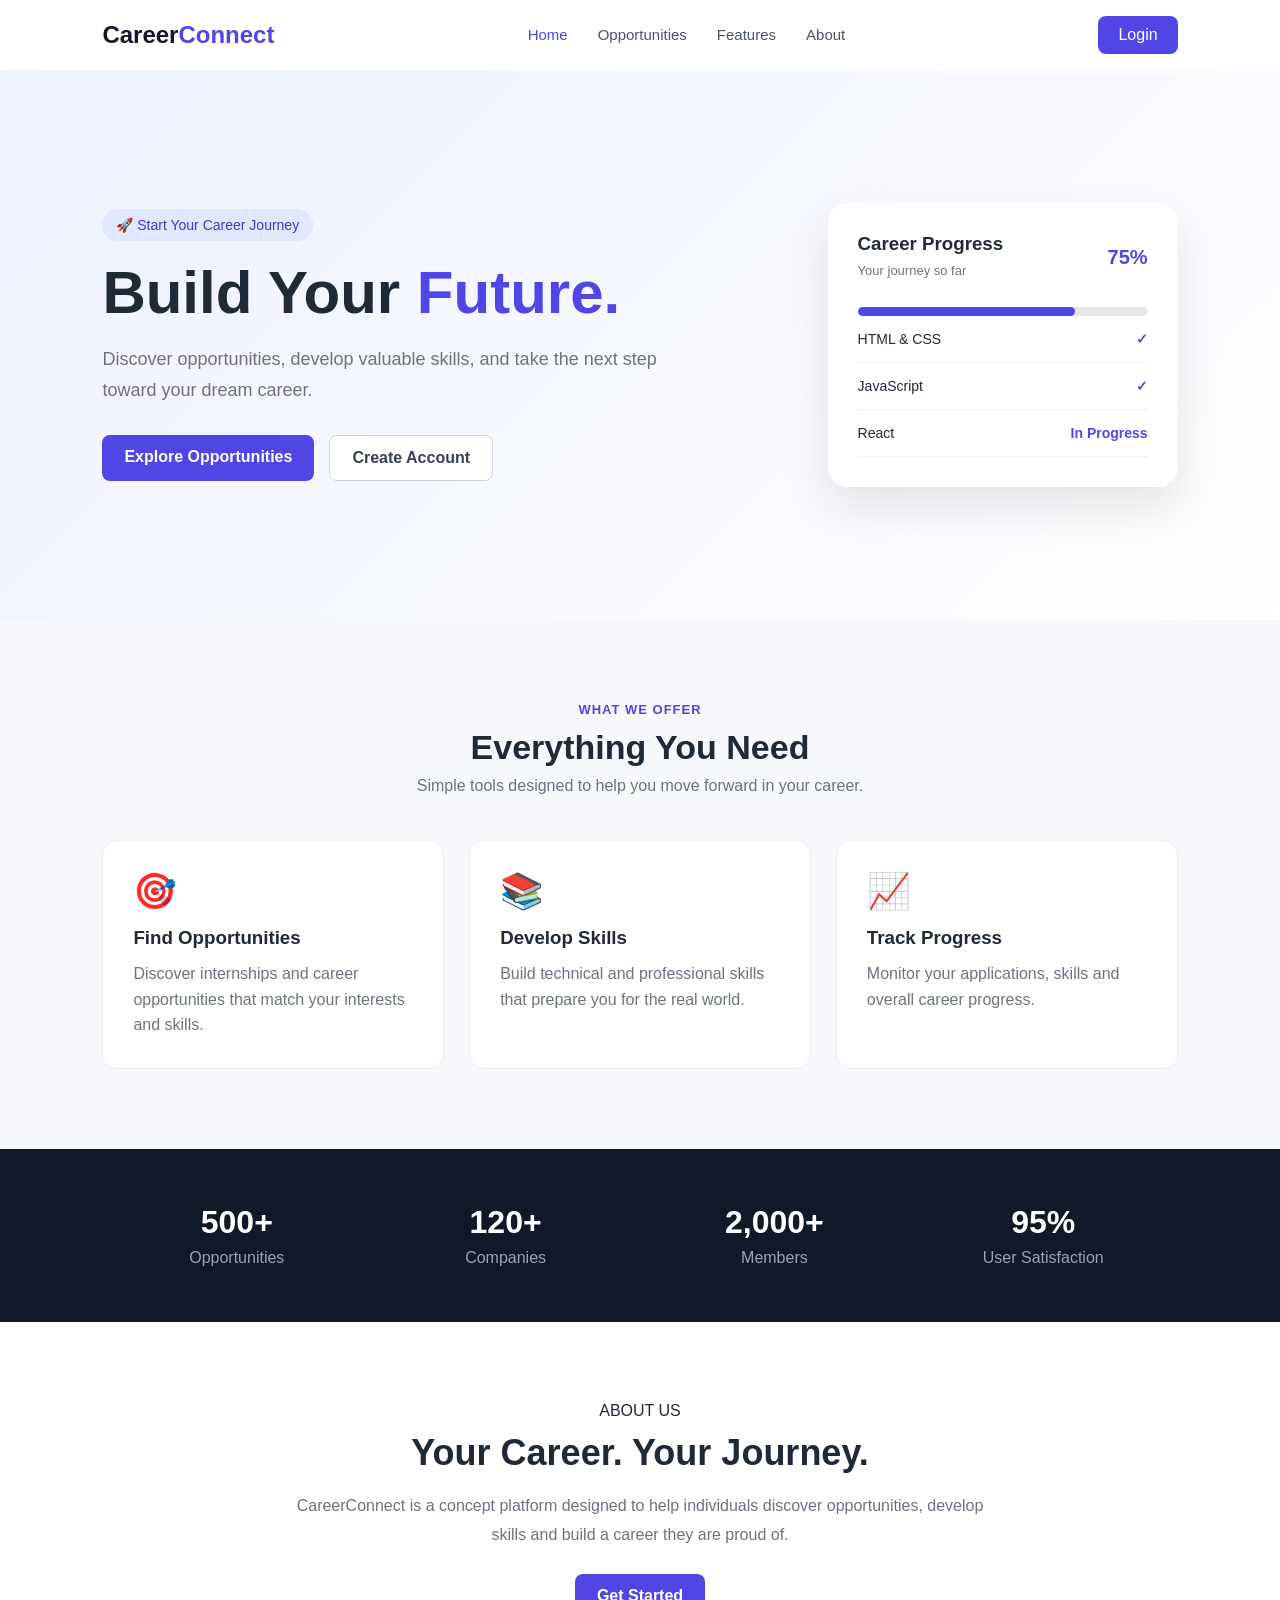
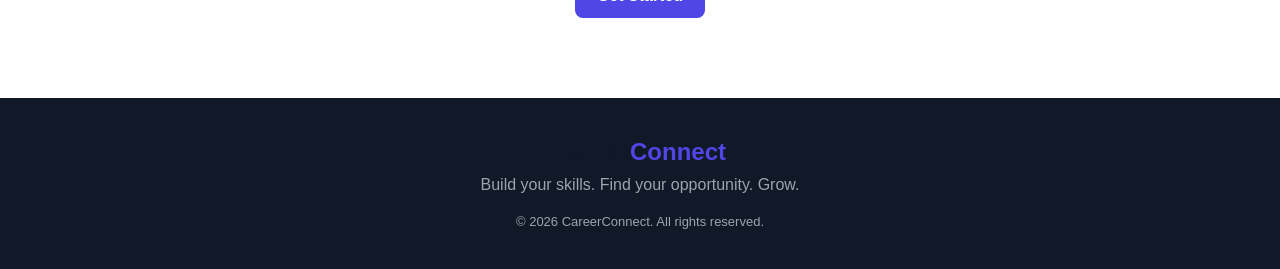
<file: index.html>
<!DOCTYPE html>

<html lang="en">

<head>

    <!-- Google tag (gtag.js) -->
    <script async src="https://www.googletagmanager.com/gtag/js?id=G-GEJ34J11RH"></script>
    <script>
      window.dataLayer = window.dataLayer || [];
      function gtag(){dataLayer.push(arguments);}
      gtag('js', new Date());

      gtag('config', 'G-GEJ34J11RH');
    </script>

    <meta charset="UTF-8">
    <meta name="viewport" content="width=device-width, initial-scale=1.0">
    <title>CareerConnect | Build Your Future</title>
    <link rel="stylesheet" href="css/style.css">

</head>

<body>

    <!-- NAVBAR -->

    <nav class="navbar">

        <div class="logo">
            Career<span>Connect</span>
        </div>

        <ul class="nav-links">
            <li><a href="index.html" class="active">Home</a></li>
            <li><a href="jobs.html">Opportunities</a></li>
            <li><a href="#features">Features</a></li>
            <li><a href="#about">About</a></li>
        </ul>

        <a href="login.html" class="nav-login">Login</a>

    </nav>


    <!-- HERO SECTION -->

    <section class="hero">

        <div class="hero-content">

            <span class="hero-tag">🚀 Start Your Career Journey</span>

            <h1>
                Build Your
                <span>Future.</span>
            </h1>

            <p>
                Discover opportunities, develop valuable skills,
                and take the next step toward your dream career.
            </p>

            <div class="hero-buttons">

                <a href="jobs.html" class="primary-btn">
                    Explore Opportunities
                </a>

                <a href="register.html" class="secondary-btn">
                    Create Account
                </a>

            </div>

        </div>


        <!-- CAREER CARD -->

        <div class="career-card">

            <div class="card-header">

                <div>
                    <h3>Career Progress</h3>
                    <p>Your journey so far</p>
                </div>

                <span class="percentage">75%</span>

            </div>

            <div class="progress">
                <div class="progress-bar"></div>
            </div>

            <div class="progress-item">
                <span>HTML & CSS</span>
                <strong>✓</strong>
            </div>

            <div class="progress-item">
                <span>JavaScript</span>
                <strong>✓</strong>
            </div>

            <div class="progress-item">
                <span>React</span>
                <strong>In Progress</strong>
            </div>

        </div>

    </section>


    <!-- FEATURES -->

    <section class="section" id="features">

        <div class="section-heading">

            <span>WHAT WE OFFER</span>

            <h2>Everything You Need</h2>

            <p>
                Simple tools designed to help you move forward
                in your career.
            </p>

        </div>


        <div class="feature-grid">

            <div class="feature-card">

                <div class="feature-icon">🎯</div>

                <h3>Find Opportunities</h3>

                <p>
                    Discover internships and career opportunities
                    that match your interests and skills.
                </p>

            </div>


            <div class="feature-card">

                <div class="feature-icon">📚</div>

                <h3>Develop Skills</h3>

                <p>
                    Build technical and professional skills
                    that prepare you for the real world.
                </p>

            </div>


            <div class="feature-card">

                <div class="feature-icon">📈</div>

                <h3>Track Progress</h3>

                <p>
                    Monitor your applications, skills and
                    overall career progress.
                </p>

            </div>

        </div>

    </section>


    <!-- STATISTICS -->

    <section class="stats">

        <div>
            <h2>500+</h2>
            <p>Opportunities</p>
        </div>

        <div>
            <h2>120+</h2>
            <p>Companies</p>
        </div>

        <div>
            <h2>2,000+</h2>
            <p>Members</p>
        </div>

        <div>
            <h2>95%</h2>
            <p>User Satisfaction</p>
        </div>

    </section>


    <!-- ABOUT -->

    <section class="section about" id="about">

        <div class="about-content">

            <span>ABOUT US</span>

            <h2>Your Career. Your Journey.</h2>

            <p>
                CareerConnect is a concept platform designed to
                help individuals discover opportunities, develop
                skills and build a career they are proud of.
            </p>

            <a href="register.html" class="primary-btn">
                Get Started
            </a>

        </div>

    </section>


    <!-- FOOTER -->

    <footer>

        <div class="logo">
            Career<span>Connect</span>
        </div>

        <p>
            Build your skills. Find your opportunity. Grow.
        </p>

        <p class="copyright">
            © 2026 CareerConnect. All rights reserved.
        </p>

    </footer>


    <script src="js/script.js"></script>

</body>

</html>
</file>
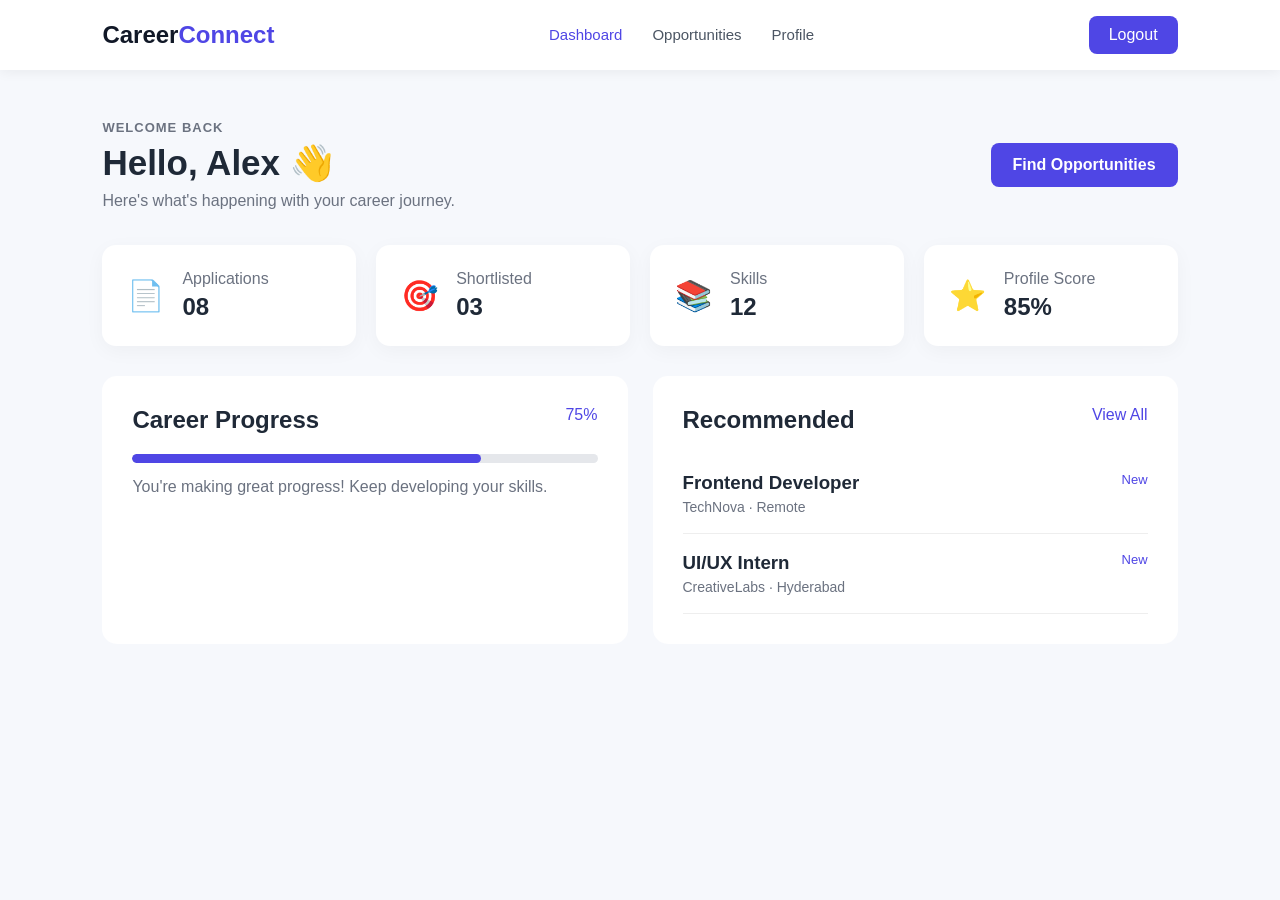
<file: dashboard.html>
<!DOCTYPE html>
<html lang="en">

<head>

    <meta charset="UTF-8">
    <meta name="viewport" content="width=device-width, initial-scale=1.0">

    <title>Dashboard | CareerConnect</title>

    <link rel="stylesheet" href="css/style.css">

</head>

<body>

    <!-- NAVBAR -->

    <nav class="navbar">

        <div class="logo">
            Career<span>Connect</span>
        </div>

        <ul class="nav-links">

            <li>
                <a href="dashboard.html" class="active">
                    Dashboard
                </a>
            </li>

            <li>
                <a href="jobs.html">
                    Opportunities
                </a>
            </li>

            <li>
                <a href="profile.html">
                    Profile
                </a>
            </li>

        </ul>

        <a href="index.html" class="nav-login">
            Logout
        </a>

    </nav>


    <!-- DASHBOARD -->

    <main class="dashboard">

        <div class="dashboard-header">

            <div>

                <p class="small-title">
                    WELCOME BACK
                </p>

                <h1>Hello, Alex 👋</h1>

                <p>
                    Here's what's happening with your career journey.
                </p>

            </div>

            <a href="jobs.html" class="primary-btn">
                Find Opportunities
            </a>

        </div>


        <!-- STAT CARDS -->

        <div class="dashboard-grid">

            <div class="dashboard-card">

                <span class="dashboard-icon">📄</span>

                <div>

                    <p>Applications</p>

                    <h2>08</h2>

                </div>

            </div>


            <div class="dashboard-card">

                <span class="dashboard-icon">🎯</span>

                <div>

                    <p>Shortlisted</p>

                    <h2>03</h2>

                </div>

            </div>


            <div class="dashboard-card">

                <span class="dashboard-icon">📚</span>

                <div>

                    <p>Skills</p>

                    <h2>12</h2>

                </div>

            </div>


            <div class="dashboard-card">

                <span class="dashboard-icon">⭐</span>

                <div>

                    <p>Profile Score</p>

                    <h2>85%</h2>

                </div>

            </div>

        </div>


        <!-- CONTENT -->

        <div class="dashboard-content">


            <!-- PROGRESS -->

            <div class="dashboard-panel">

                <div class="panel-title">

                    <h2>Career Progress</h2>

                    <span>75%</span>

                </div>

                <div class="progress">

                    <div class="progress-bar"></div>

                </div>

                <p>
                    You're making great progress!
                    Keep developing your skills.
                </p>

            </div>


            <!-- RECOMMENDED -->

            <div class="dashboard-panel">

                <div class="panel-title">

                    <h2>Recommended</h2>

                    <a href="jobs.html">
                        View All
                    </a>

                </div>


                <div class="mini-job">

                    <div>

                        <h3>Frontend Developer</h3>

                        <p>TechNova · Remote</p>

                    </div>

                    <span>New</span>

                </div>


                <div class="mini-job">

                    <div>

                        <h3>UI/UX Intern</h3>

                        <p>CreativeLabs · Hyderabad</p>

                    </div>

                    <span>New</span>

                </div>

            </div>

        </div>

    </main>


    <script src="js/script.js"></script>

</body>

</html>
</file>
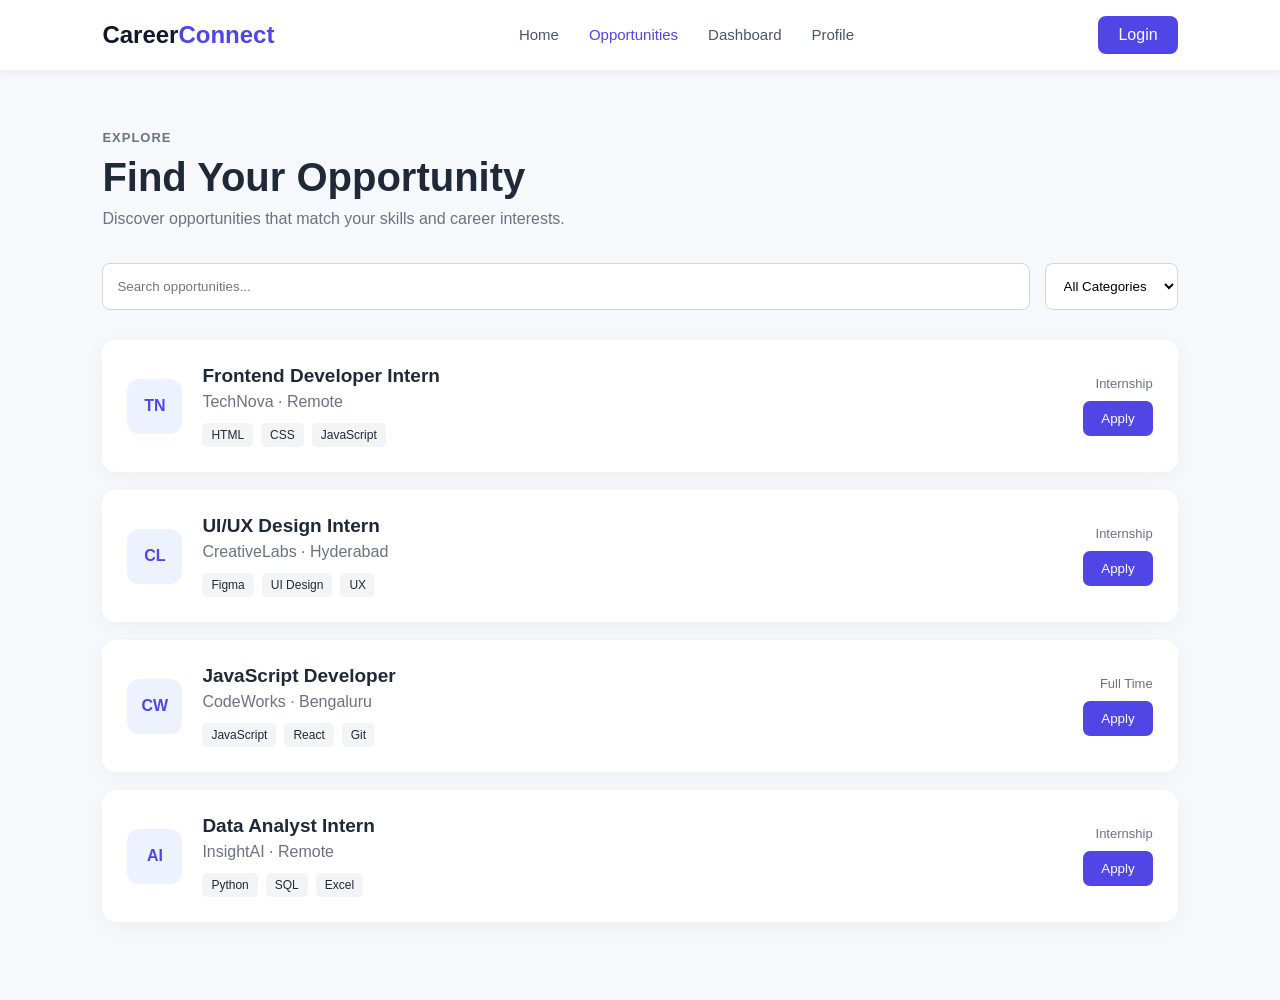
<file: jobs.html>
<!DOCTYPE html>
<html lang="en">

<head>

    <meta charset="UTF-8">
    <meta name="viewport" content="width=device-width, initial-scale=1.0">

    <title>Opportunities | CareerConnect</title>

    <link rel="stylesheet" href="css/style.css">

</head>

<body>

    <nav class="navbar">

        <div class="logo">
            Career<span>Connect</span>
        </div>

        <ul class="nav-links">

            <li>
                <a href="index.html">Home</a>
            </li>

            <li>
                <a href="jobs.html" class="active">
                    Opportunities
                </a>
            </li>

            <li>
                <a href="dashboard.html">
                    Dashboard
                </a>
            </li>

            <li>
                <a href="profile.html">
                    Profile
                </a>
            </li>

        </ul>

        <a href="login.html" class="nav-login">
            Login
        </a>

    </nav>


    <main class="jobs-page">

        <div class="jobs-heading">

            <p class="small-title">
                EXPLORE
            </p>

            <h1>Find Your Opportunity</h1>

            <p>
                Discover opportunities that match your skills
                and career interests.
            </p>

        </div>


        <!-- SEARCH -->

        <div class="search-box">

            <input
                type="text"
                id="jobSearch"
                placeholder="Search opportunities..."
                onkeyup="searchJobs()"
            >

            <select>

                <option>All Categories</option>
                <option>Development</option>
                <option>Design</option>
                <option>Data</option>

            </select>

        </div>


        <!-- JOB LIST -->

        <div class="job-list">


            <div class="job-card-full">

                <div class="company-logo">
                    TN
                </div>

                <div class="job-details">

                    <h2>Frontend Developer Intern</h2>

                    <p>TechNova · Remote</p>

                    <div class="tags">

                        <span>HTML</span>
                        <span>CSS</span>
                        <span>JavaScript</span>

                    </div>

                </div>

                <div class="job-action">

                    <span class="job-type">
                        Internship
                    </span>

                    <button
                        class="apply-btn"
                        onclick="applyJob()"
                    >
                        Apply
                    </button>

                </div>

            </div>


            <div class="job-card-full">

                <div class="company-logo">
                    CL
                </div>

                <div class="job-details">

                    <h2>UI/UX Design Intern</h2>

                    <p>CreativeLabs · Hyderabad</p>

                    <div class="tags">

                        <span>Figma</span>
                        <span>UI Design</span>
                        <span>UX</span>

                    </div>

                </div>

                <div class="job-action">

                    <span class="job-type">
                        Internship
                    </span>

                    <button
                        class="apply-btn"
                        onclick="applyJob()"
                    >
                        Apply
                    </button>

                </div>

            </div>


            <div class="job-card-full">

                <div class="company-logo">
                    CW
                </div>

                <div class="job-details">

                    <h2>JavaScript Developer</h2>

                    <p>CodeWorks · Bengaluru</p>

                    <div class="tags">

                        <span>JavaScript</span>
                        <span>React</span>
                        <span>Git</span>

                    </div>

                </div>

                <div class="job-action">

                    <span class="job-type">
                        Full Time
                    </span>

                    <button
                        class="apply-btn"
                        onclick="applyJob()"
                    >
                        Apply
                    </button>

                </div>

            </div>


            <div class="job-card-full">

                <div class="company-logo">
                    AI
                </div>

                <div class="job-details">

                    <h2>Data Analyst Intern</h2>

                    <p>InsightAI · Remote</p>

                    <div class="tags">

                        <span>Python</span>
                        <span>SQL</span>
                        <span>Excel</span>

                    </div>

                </div>

                <div class="job-action">

                    <span class="job-type">
                        Internship
                    </span>

                    <button
                        class="apply-btn"
                        onclick="applyJob()"
                    >
                        Apply
                    </button>

                </div>

            </div>

        </div>

    </main>


    <script src="js/script.js"></script>

</body>

</html>
</file>
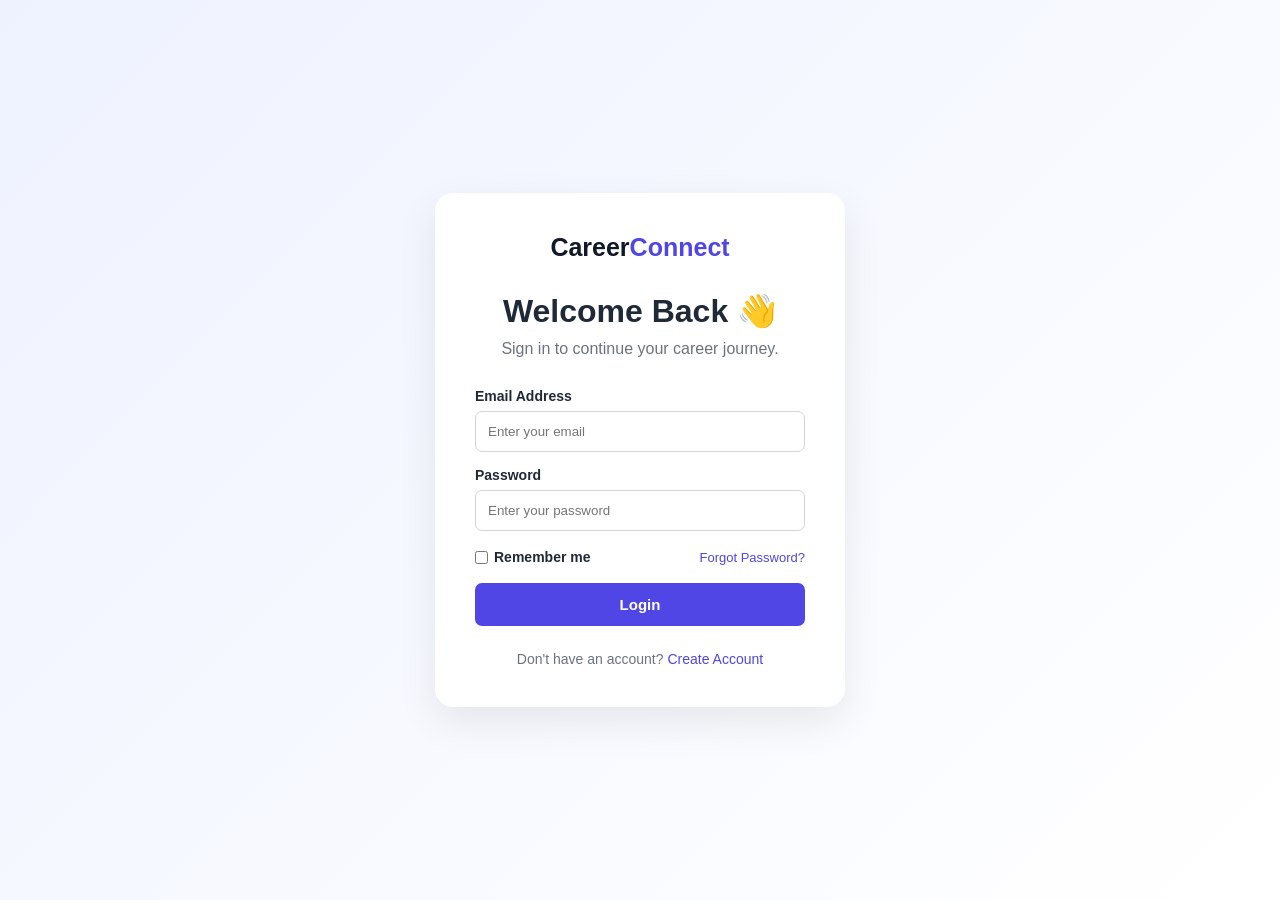
<file: login.html>
<!DOCTYPE html>
<html lang="en">

<head>

    <meta charset="UTF-8">
    <meta name="viewport" content="width=device-width, initial-scale=1.0">

    <title>Login | CareerConnect</title>

    <link rel="stylesheet" href="css/style.css">

</head>

<body class="auth-page">

    <div class="auth-container">

        <div class="auth-card">

            <a href="index.html" class="auth-logo">
                Career<span>Connect</span>
            </a>

            <h1>Welcome Back 👋</h1>

            <p class="auth-subtitle">
                Sign in to continue your career journey.
            </p>


            <form onsubmit="loginUser(event)">

                <label>Email Address</label>

                <input
                    type="email"
                    id="loginEmail"
                    placeholder="Enter your email"
                    required
                >


                <label>Password</label>

                <input
                    type="password"
                    id="loginPassword"
                    placeholder="Enter your password"
                    required
                >


                <div class="form-options">

                    <label class="remember">
                        <input type="checkbox">
                        Remember me
                    </label>

                    <a href="#">Forgot Password?</a>

                </div>


                <button type="submit" class="auth-btn">
                    Login
                </button>

            </form>


            <p class="auth-footer">

                Don't have an account?

                <a href="register.html">
                    Create Account
                </a>

            </p>

        </div>

    </div>


    <script src="js/script.js"></script>

</body>

</html>
</file>
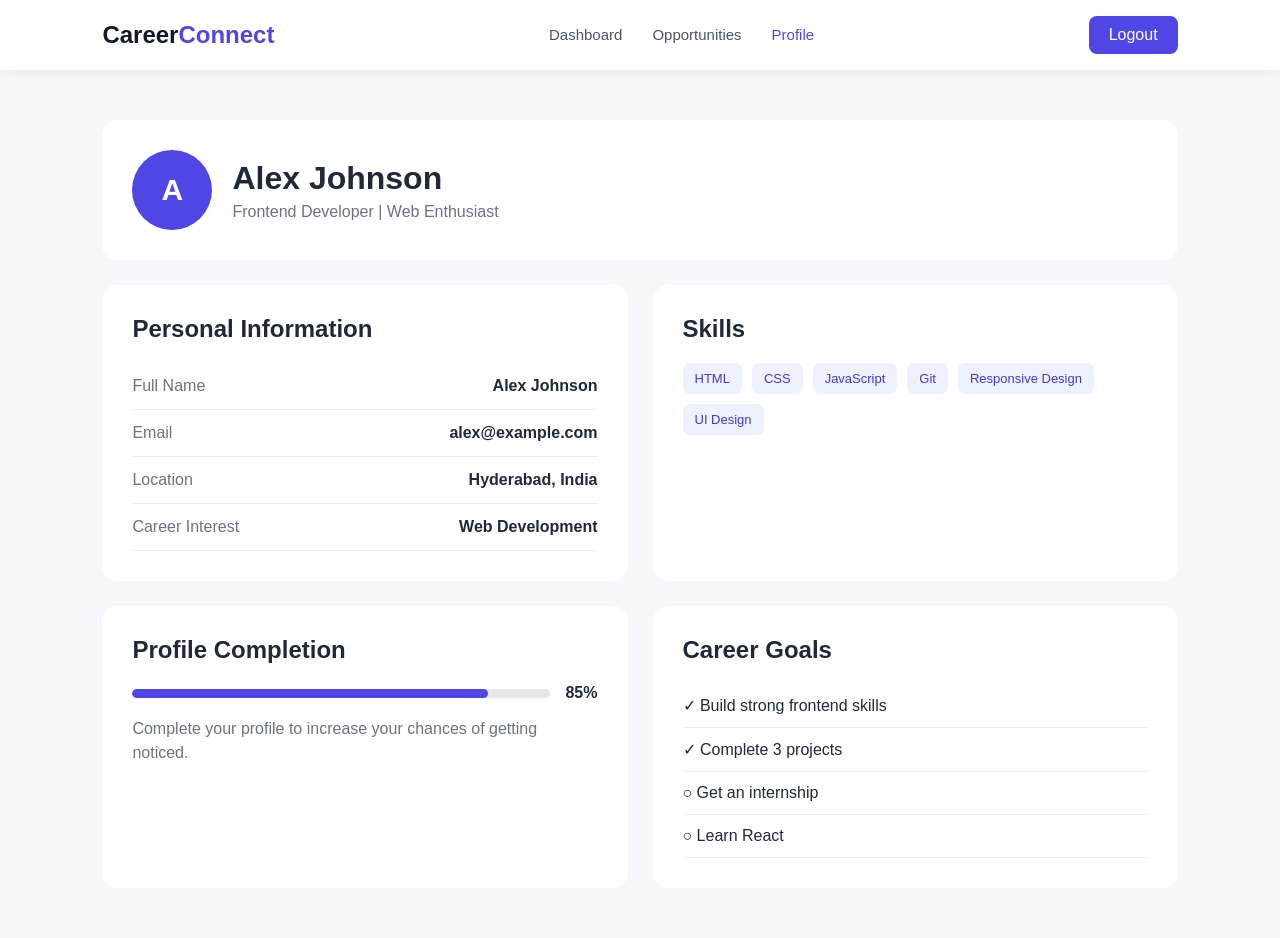
<file: profile.html>
<!DOCTYPE html>
<html lang="en">

<head>

    <meta charset="UTF-8">
    <meta name="viewport" content="width=device-width, initial-scale=1.0">

    <title>Profile | CareerConnect</title>

    <link rel="stylesheet" href="css/style.css">

</head>

<body>

    <nav class="navbar">

        <div class="logo">
            Career<span>Connect</span>
        </div>

        <ul class="nav-links">

            <li>
                <a href="dashboard.html">
                    Dashboard
                </a>
            </li>

            <li>
                <a href="jobs.html">
                    Opportunities
                </a>
            </li>

            <li>
                <a href="profile.html" class="active">
                    Profile
                </a>
            </li>

        </ul>

        <a href="index.html" class="nav-login">
            Logout
        </a>

    </nav>


    <main class="profile-page">

        <div class="profile-header">

            <div class="profile-avatar">
                A
            </div>

            <div>

                <h1>Alex Johnson</h1>

                <p>
                    Frontend Developer | Web Enthusiast
                </p>

            </div>

        </div>


        <div class="profile-grid">


            <!-- PERSONAL INFORMATION -->

            <div class="profile-card">

                <h2>Personal Information</h2>

                <div class="info-row">

                    <span>Full Name</span>

                    <strong>Alex Johnson</strong>

                </div>


                <div class="info-row">

                    <span>Email</span>

                    <strong>alex@example.com</strong>

                </div>


                <div class="info-row">

                    <span>Location</span>

                    <strong>Hyderabad, India</strong>

                </div>


                <div class="info-row">

                    <span>Career Interest</span>

                    <strong>Web Development</strong>

                </div>

            </div>


            <!-- SKILLS -->

            <div class="profile-card">

                <h2>Skills</h2>

                <div class="skill-list">

                    <span>HTML</span>
                    <span>CSS</span>
                    <span>JavaScript</span>
                    <span>Git</span>
                    <span>Responsive Design</span>
                    <span>UI Design</span>

                </div>

            </div>


            <!-- PROFILE COMPLETION -->

            <div class="profile-card">

                <h2>Profile Completion</h2>

                <div class="profile-progress">

                    <div class="progress">

                        <div
                            class="progress-bar profile-bar"
                        ></div>

                    </div>

                    <strong>85%</strong>

                </div>

                <p class="profile-message">
                    Complete your profile to increase
                    your chances of getting noticed.
                </p>

            </div>


            <!-- GOALS -->

            <div class="profile-card">

                <h2>Career Goals</h2>

                <ul class="goal-list">

                    <li>✓ Build strong frontend skills</li>

                    <li>✓ Complete 3 projects</li>

                    <li>○ Get an internship</li>

                    <li>○ Learn React</li>

                </ul>

            </div>

        </div>

    </main>


    <script src="js/script.js"></script>

</body>

</html>
</file>
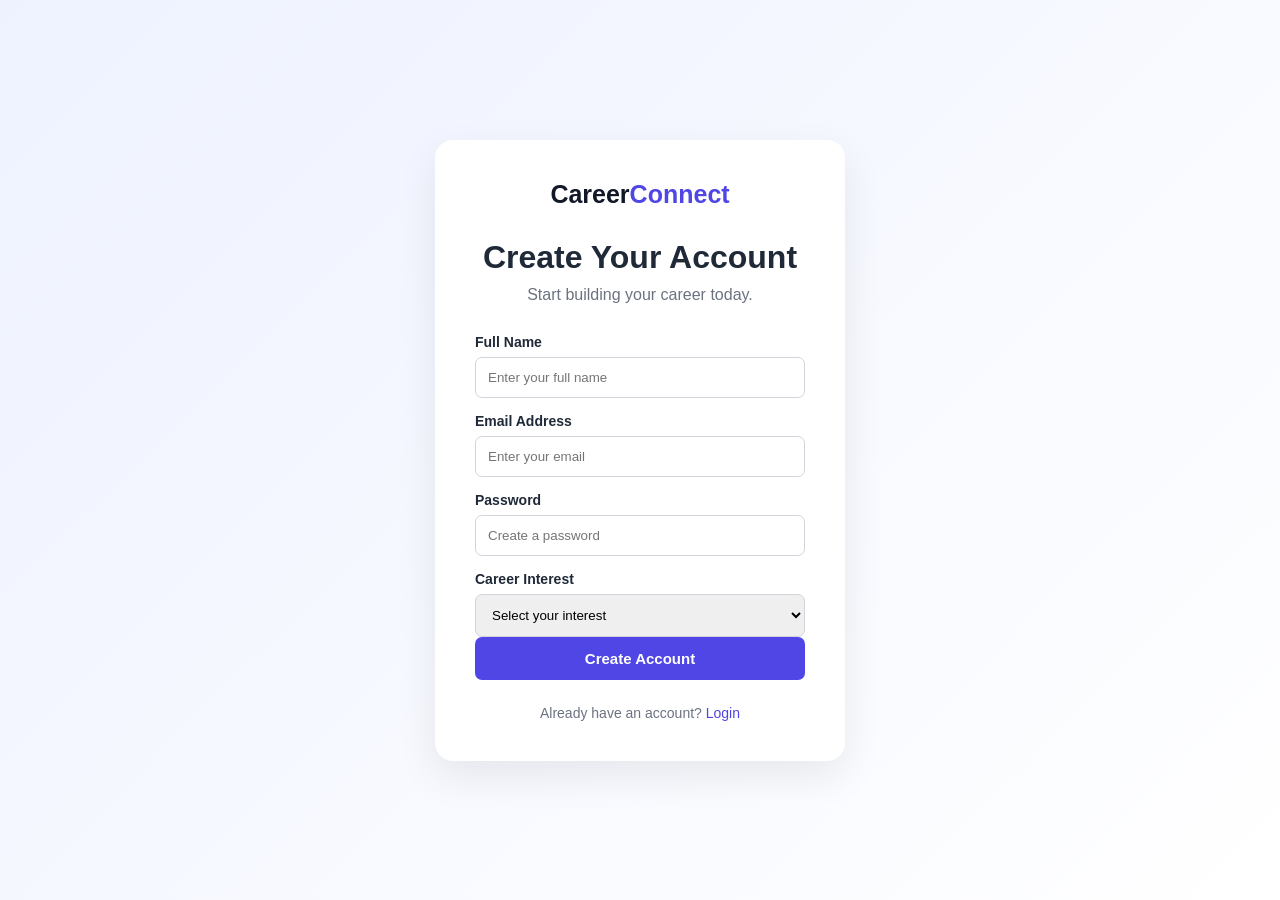
<file: register.html>
<!DOCTYPE html>
<html lang="en">

<head>

    <meta charset="UTF-8">
    <meta name="viewport" content="width=device-width, initial-scale=1.0">

    <title>Create Account | CareerConnect</title>

    <link rel="stylesheet" href="css/style.css">

</head>

<body class="auth-page">

    <div class="auth-container">

        <div class="auth-card">

            <a href="index.html" class="auth-logo">
                Career<span>Connect</span>
            </a>

            <h1>Create Your Account</h1>

            <p class="auth-subtitle">
                Start building your career today.
            </p>


            <form onsubmit="registerUser(event)">

                <label>Full Name</label>

                <input
                    type="text"
                    placeholder="Enter your full name"
                    required
                >


                <label>Email Address</label>

                <input
                    type="email"
                    placeholder="Enter your email"
                    required
                >


                <label>Password</label>

                <input
                    type="password"
                    placeholder="Create a password"
                    required
                >


                <label>Career Interest</label>

                <select required>

                    <option value="">
                        Select your interest
                    </option>

                    <option>Web Development</option>
                    <option>App Development</option>
                    <option>UI/UX Design</option>
                    <option>Data Science</option>
                    <option>Artificial Intelligence</option>

                </select>


                <button type="submit" class="auth-btn">
                    Create Account
                </button>

            </form>


            <p class="auth-footer">

                Already have an account?

                <a href="login.html">
                    Login
                </a>

            </p>

        </div>

    </div>


    <script src="js/script.js"></script>

</body>

</html>
</file>
<file: css/style.css>
/* =========================================
   GLOBAL
========================================= */

* {
    margin: 0;
    padding: 0;
    box-sizing: border-box;
}

html {
    scroll-behavior: smooth;
}

body {
    font-family: Arial, Helvetica, sans-serif;
    background: #f6f8fc;
    color: #1f2937;
}

a {
    text-decoration: none;
}

button,
input,
select {
    font-family: inherit;
}


/* =========================================
   NAVBAR
========================================= */

.navbar {
    height: 70px;
    background: white;
    display: flex;
    align-items: center;
    justify-content: space-between;
    padding: 0 8%;
    box-shadow: 0 2px 12px rgba(0, 0, 0, 0.06);
}

.logo {
    font-size: 24px;
    font-weight: bold;
    color: #111827;
}

.logo span,
.auth-logo span {
    color: #4f46e5;
}

.nav-links {
    display: flex;
    gap: 30px;
    list-style: none;
}

.nav-links a {
    color: #4b5563;
    font-size: 15px;
    transition: 0.3s;
}

.nav-links a:hover,
.nav-links a.active {
    color: #4f46e5;
}

.nav-login {
    background: #4f46e5;
    color: white;
    padding: 10px 20px;
    border-radius: 8px;
    transition: 0.3s;
}

.nav-login:hover {
    background: #3730a3;
}


/* =========================================
   HERO
========================================= */

.hero {
    min-height: 550px;
    display: flex;
    align-items: center;
    justify-content: space-between;
    gap: 60px;
    padding: 80px 8%;
    background: linear-gradient(
        135deg,
        #eef2ff,
        #ffffff
    );
}

.hero-content {
    max-width: 600px;
}

.hero-tag {
    display: inline-block;
    background: #e0e7ff;
    color: #4338ca;
    padding: 8px 14px;
    border-radius: 30px;
    font-size: 14px;
    margin-bottom: 20px;
}

.hero h1 {
    font-size: 60px;
    line-height: 1.05;
    margin-bottom: 20px;
}

.hero h1 span {
    color: #4f46e5;
}

.hero p {
    font-size: 18px;
    line-height: 1.7;
    color: #6b7280;
    margin-bottom: 30px;
}

.hero-buttons {
    display: flex;
    gap: 15px;
}

.primary-btn,
.secondary-btn {
    display: inline-block;
    padding: 13px 22px;
    border-radius: 8px;
    font-weight: bold;
}

.primary-btn {
    background: #4f46e5;
    color: white;
}

.primary-btn:hover {
    background: #3730a3;
}

.secondary-btn {
    border: 1px solid #d1d5db;
    color: #374151;
    background: white;
}


/* =========================================
   CAREER CARD
========================================= */

.career-card {
    width: 350px;
    background: white;
    padding: 30px;
    border-radius: 20px;
    box-shadow: 0 20px 45px rgba(0, 0, 0, 0.1);
}

.card-header {
    display: flex;
    justify-content: space-between;
    align-items: center;
    margin-bottom: 25px;
}

.card-header h3 {
    margin-bottom: 5px;
}

.card-header p {
    font-size: 13px;
    margin: 0;
}

.percentage {
    color: #4f46e5;
    font-weight: bold;
    font-size: 20px;
}

.progress {
    width: 100%;
    height: 9px;
    background: #e5e7eb;
    border-radius: 20px;
    overflow: hidden;
}

.progress-bar {
    width: 75%;
    height: 100%;
    background: #4f46e5;
    border-radius: 20px;
}

.progress-item {
    display: flex;
    justify-content: space-between;
    padding: 15px 0;
    border-bottom: 1px solid #f0f0f0;
    font-size: 14px;
}

.progress-item strong {
    color: #4f46e5;
}


/* =========================================
   SECTIONS
========================================= */

.section {
    padding: 80px 8%;
}

.section-heading {
    text-align: center;
    margin-bottom: 45px;
}

.section-heading > span,
.about > span,
.small-title {
    color: #4f46e5;
    font-size: 13px;
    font-weight: bold;
    letter-spacing: 1px;
}

.section-heading h2 {
    font-size: 34px;
    margin: 10px 0;
}

.section-heading p {
    color: #6b7280;
}


/* =========================================
   FEATURES
========================================= */

.feature-grid {
    display: grid;
    grid-template-columns: repeat(3, 1fr);
    gap: 25px;
}

.feature-card {
    background: white;
    padding: 30px;
    border-radius: 15px;
    border: 1px solid #eee;
    transition: 0.3s;
}

.feature-card:hover {
    transform: translateY(-7px);
    box-shadow: 0 15px 35px rgba(0, 0, 0, 0.08);
}

.feature-icon {
    font-size: 35px;
    margin-bottom: 15px;
}

.feature-card h3 {
    margin-bottom: 12px;
}

.feature-card p {
    color: #6b7280;
    line-height: 1.6;
}


/* =========================================
   STATS
========================================= */

.stats {
    display: grid;
    grid-template-columns: repeat(4, 1fr);
    padding: 55px 8%;
    background: #111827;
    color: white;
    text-align: center;
}

.stats h2 {
    font-size: 32px;
    margin-bottom: 8px;
}

.stats p {
    color: #9ca3af;
}


/* =========================================
   ABOUT
========================================= */

.about {
    background: white;
}

.about-content {
    max-width: 700px;
    margin: auto;
    text-align: center;
}

.about h2 {
    font-size: 36px;
    margin: 12px 0 18px;
}

.about p {
    color: #6b7280;
    line-height: 1.8;
    margin-bottom: 25px;
}


/* =========================================
   FOOTER
========================================= */

footer {
    background: #111827;
    color: white;
    padding: 40px 8%;
    text-align: center;
}

footer p {
    color: #9ca3af;
    margin-top: 10px;
}

.copyright {
    font-size: 13px;
    margin-top: 20px !important;
}


/* =========================================
   AUTH PAGES
========================================= */

.auth-page {
    min-height: 100vh;
    display: flex;
    justify-content: center;
    align-items: center;
    background: linear-gradient(
        135deg,
        #eef2ff,
        #ffffff
    );
}

.auth-container {
    width: 100%;
    max-width: 450px;
    padding: 20px;
}

.auth-card {
    background: white;
    padding: 40px;
    border-radius: 18px;
    box-shadow: 0 15px 40px rgba(0, 0, 0, 0.08);
}

.auth-logo {
    display: block;
    text-align: center;
    font-size: 25px;
    font-weight: bold;
    color: #111827;
    margin-bottom: 30px;
}

.auth-card h1 {
    text-align: center;
    margin-bottom: 10px;
}

.auth-subtitle {
    text-align: center;
    color: #6b7280;
    margin-bottom: 30px;
}

.auth-card form label {
    display: block;
    font-size: 14px;
    font-weight: bold;
    margin: 15px 0 7px;
}

.auth-card input,
.auth-card select {
    width: 100%;
    padding: 12px;
    border: 1px solid #d1d5db;
    border-radius: 7px;
    outline: none;
}

.auth-card input:focus,
.auth-card select:focus {
    border-color: #4f46e5;
}

.form-options {
    display: flex;
    justify-content: space-between;
    align-items: center;
    margin: 18px 0;
    font-size: 13px;
}

.remember {
    display: flex !important;
    gap: 6px;
    align-items: center;
    margin: 0 !important;
}

.remember input {
    width: auto;
}

.form-options a,
.auth-footer a {
    color: #4f46e5;
}

.auth-btn {
    width: 100%;
    padding: 13px;
    background: #4f46e5;
    color: white;
    border: none;
    border-radius: 7px;
    cursor: pointer;
    font-weight: bold;
    font-size: 15px;
}

.auth-btn:hover {
    background: #3730a3;
}

.auth-footer {
    text-align: center;
    margin-top: 25px;
    font-size: 14px;
    color: #6b7280;
}


/* =========================================
   DASHBOARD
========================================= */

.dashboard {
    padding: 50px 8%;
}

.dashboard-header {
    display: flex;
    justify-content: space-between;
    align-items: center;
    margin-bottom: 35px;
}

.dashboard-header h1 {
    font-size: 35px;
    margin: 8px 0;
}

.dashboard-header p {
    color: #6b7280;
}

.dashboard-grid {
    display: grid;
    grid-template-columns: repeat(4, 1fr);
    gap: 20px;
    margin-bottom: 30px;
}

.dashboard-card {
    background: white;
    padding: 25px;
    border-radius: 14px;
    display: flex;
    gap: 18px;
    align-items: center;
    box-shadow: 0 5px 20px rgba(0, 0, 0, 0.04);
}

.dashboard-card p {
    color: #6b7280;
    margin-bottom: 5px;
}

.dashboard-icon {
    font-size: 30px;
}

.dashboard-content {
    display: grid;
    grid-template-columns: 1fr 1fr;
    gap: 25px;
}

.dashboard-panel {
    background: white;
    padding: 30px;
    border-radius: 15px;
}

.panel-title {
    display: flex;
    justify-content: space-between;
    margin-bottom: 20px;
}

.panel-title a,
.panel-title span {
    color: #4f46e5;
}

.dashboard-panel > p {
    color: #6b7280;
    margin-top: 15px;
}

.mini-job {
    display: flex;
    justify-content: space-between;
    padding: 18px 0;
    border-bottom: 1px solid #eee;
}

.mini-job h3 {
    margin-bottom: 5px;
}

.mini-job p {
    color: #6b7280;
    font-size: 14px;
}

.mini-job span {
    color: #4f46e5;
    font-size: 13px;
}


/* =========================================
   JOBS
========================================= */

.jobs-page {
    padding: 60px 8%;
}

.jobs-heading {
    margin-bottom: 35px;
}

.jobs-heading h1 {
    font-size: 40px;
    margin: 10px 0;
}

.jobs-heading p {
    color: #6b7280;
}

.search-box {
    display: flex;
    gap: 15px;
    margin-bottom: 30px;
}

.search-box input,
.search-box select {
    padding: 14px;
    border: 1px solid #d1d5db;
    border-radius: 8px;
    background: white;
}

.search-box input {
    flex: 1;
}

.job-card-full {
    background: white;
    padding: 25px;
    border-radius: 14px;
    display: flex;
    align-items: center;
    gap: 20px;
    margin-bottom: 18px;
    box-shadow: 0 5px 20px rgba(0, 0, 0, 0.04);
}

.company-logo {
    min-width: 55px;
    height: 55px;
    border-radius: 12px;
    background: #eef2ff;
    color: #4f46e5;
    display: flex;
    justify-content: center;
    align-items: center;
    font-weight: bold;
}

.job-details {
    flex: 1;
}

.job-details h2 {
    font-size: 19px;
    margin-bottom: 6px;
}

.job-details p {
    color: #6b7280;
}

.tags {
    display: flex;
    gap: 8px;
    margin-top: 12px;
    flex-wrap: wrap;
}

.tags span {
    background: #f3f4f6;
    padding: 5px 9px;
    border-radius: 5px;
    font-size: 12px;
}

.job-action {
    text-align: right;
}

.job-type {
    display: block;
    color: #6b7280;
    font-size: 13px;
    margin-bottom: 10px;
}

.apply-btn {
    border: none;
    background: #4f46e5;
    color: white;
    padding: 10px 18px;
    border-radius: 7px;
    cursor: pointer;
}

.apply-btn:hover {
    background: #3730a3;
}


/* =========================================
   PROFILE
========================================= */

.profile-page {
    padding: 50px 8%;
}

.profile-header {
    background: white;
    padding: 30px;
    border-radius: 15px;
    display: flex;
    align-items: center;
    gap: 20px;
    margin-bottom: 25px;
}

.profile-avatar {
    width: 80px;
    height: 80px;
    background: #4f46e5;
    color: white;
    border-radius: 50%;
    display: flex;
    justify-content: center;
    align-items: center;
    font-size: 30px;
    font-weight: bold;
}

.profile-header p {
    color: #6b7280;
    margin-top: 6px;
}

.profile-grid {
    display: grid;
    grid-template-columns: 1fr 1fr;
    gap: 25px;
}

.profile-card {
    background: white;
    padding: 30px;
    border-radius: 15px;
}

.profile-card h2 {
    margin-bottom: 20px;
}

.info-row {
    display: flex;
    justify-content: space-between;
    padding: 14px 0;
    border-bottom: 1px solid #eee;
}

.info-row span {
    color: #6b7280;
}

.skill-list {
    display: flex;
    flex-wrap: wrap;
    gap: 10px;
}

.skill-list span {
    background: #eef2ff;
    color: #4338ca;
    padding: 8px 12px;
    border-radius: 7px;
    font-size: 13px;
}

.profile-progress {
    display: flex;
    align-items: center;
    gap: 15px;
}

.profile-progress .progress {
    flex: 1;
}

.profile-bar {
    width: 85%;
}

.profile-message {
    color: #6b7280;
    margin-top: 15px;
    line-height: 1.5;
}

.goal-list {
    list-style: none;
}

.goal-list li {
    padding: 12px 0;
    border-bottom: 1px solid #eee;
}


/* =========================================
   RESPONSIVE DESIGN
========================================= */

@media (max-width: 900px) {

    .nav-links {
        display: none;
    }

    .hero {
        flex-direction: column;
        text-align: center;
    }

    .hero-buttons {
        justify-content: center;
    }

    .feature-grid,
    .dashboard-grid {
        grid-template-columns: 1fr 1fr;
    }

    .stats {
        grid-template-columns: 1fr 1fr;
        gap: 30px;
    }

    .dashboard-content,
    .profile-grid {
        grid-template-columns: 1fr;
    }

}


@media (max-width: 600px) {

    .navbar {
        padding: 0 5%;
    }

    .hero {
        padding: 60px 5%;
    }

    .hero h1 {
        font-size: 42px;
    }

    .career-card {
        width: 100%;
    }

    .feature-grid,
    .dashboard-grid,
    .stats {
        grid-template-columns: 1fr;
    }

    .section,
    .dashboard,
    .jobs-page,
    .profile-page {
        padding: 50px 5%;
    }

    .dashboard-header {
        flex-direction: column;
        align-items: flex-start;
        gap: 20px;
    }

    .search-box {
        flex-direction: column;
    }

    .job-card-full {
        align-items: flex-start;
        flex-direction: column;
    }

    .job-action {
        text-align: left;
    }

    .profile-header {
        align-items: flex-start;
    }

}
</file>
